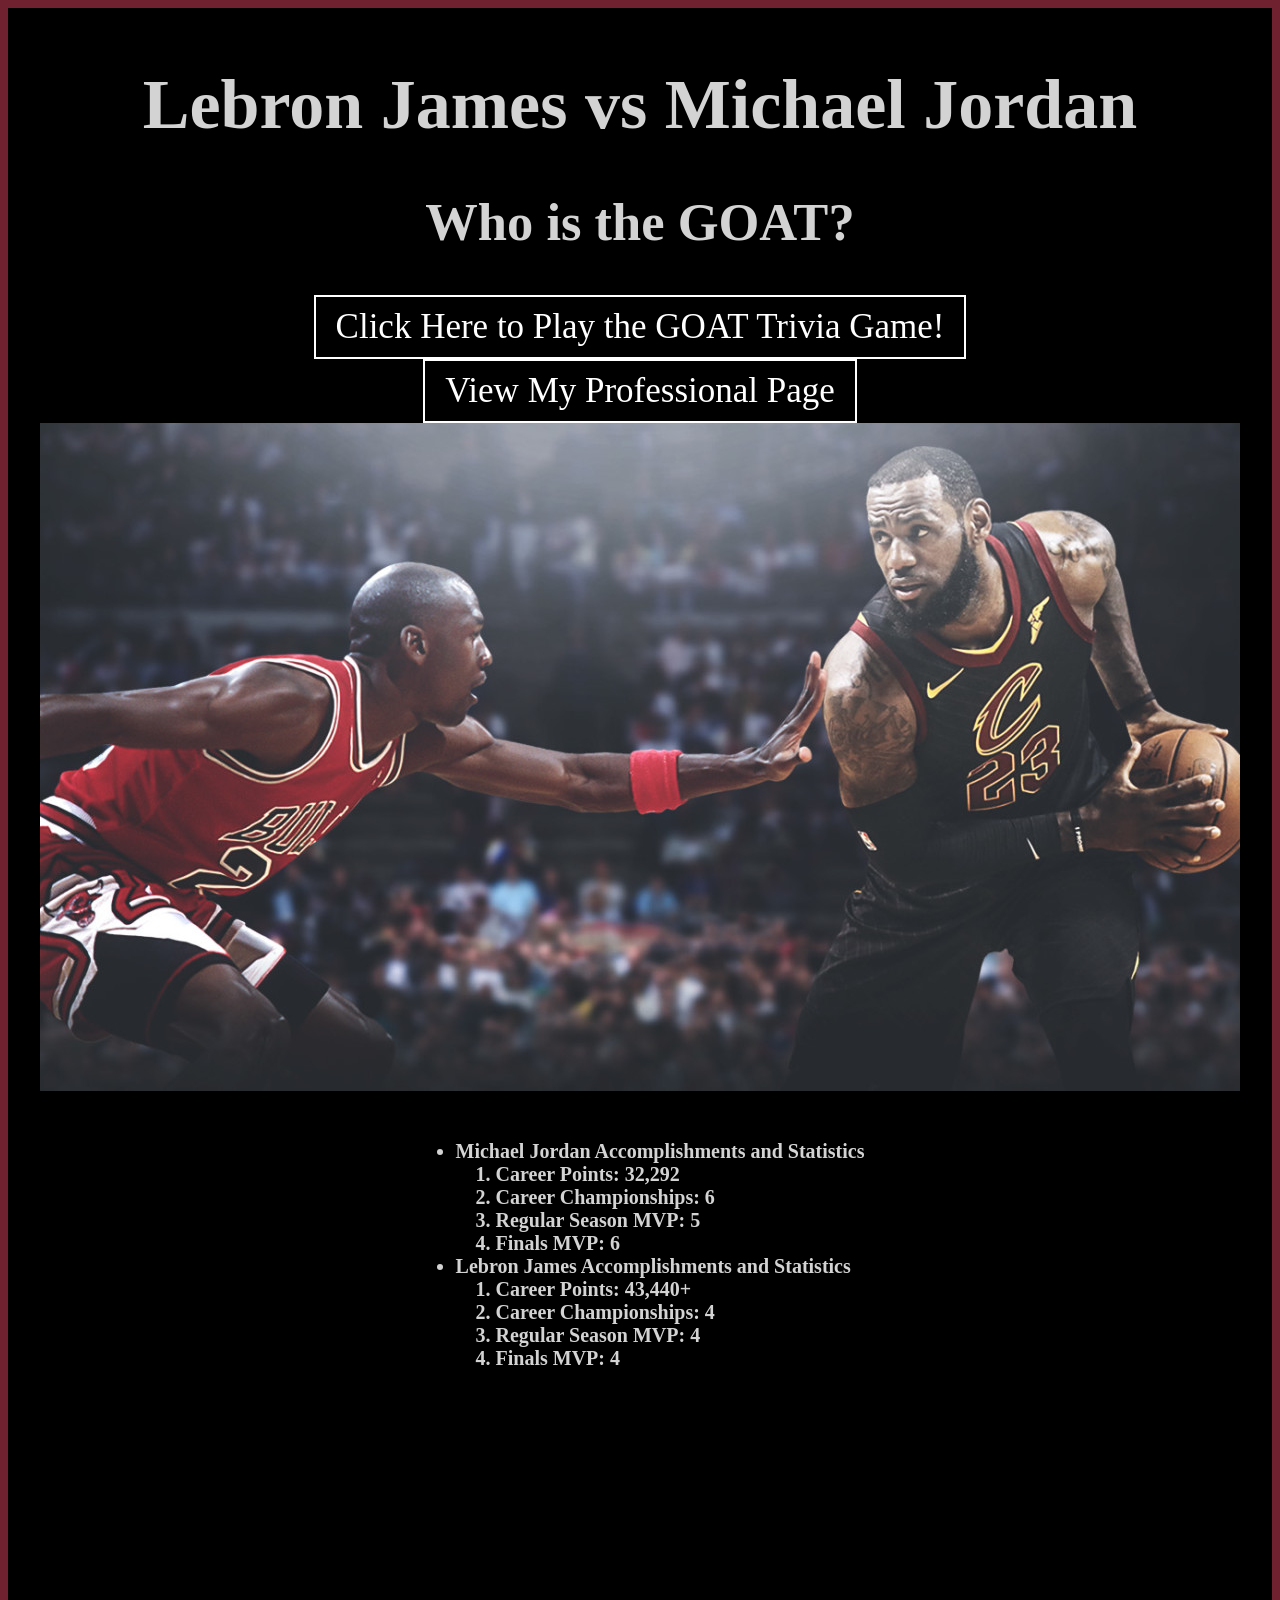
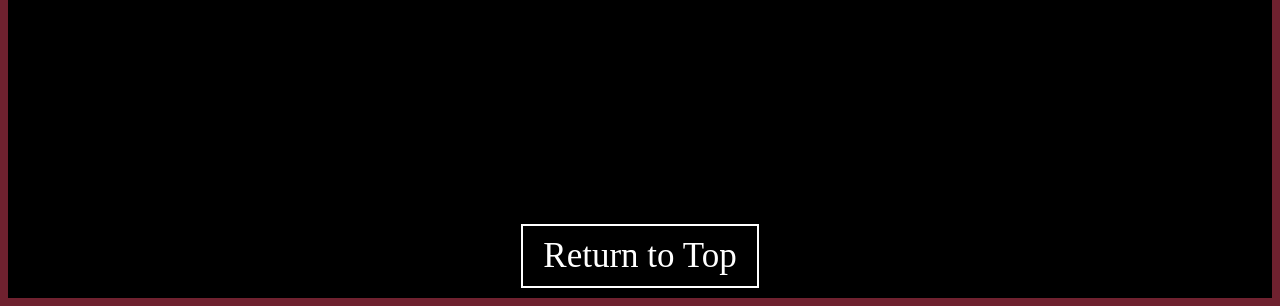
<file: fromscratch.html>
<!DOCTYPE html>
<html lang="en">
<head>
    <meta charset="UTF-8">
    <meta name="viewport" content="width=device-width, initial-scale=1.0">
    <title>The GOAT</title>
    <link href="css/mystyles.css" rel="stylesheet" />
</head>
<body>
    <div class="first">
        <h1 id="Top">Lebron James vs Michael Jordan</h1>
    
    
    <h2>Who is the GOAT?</h2>

    <div class="footer-container">
        <a href="jordan_vs_lebron_goat_trivia.html" class="anchor">Click Here to Play the GOAT Trivia Game!</a>
    <br>
    <a href="index.html" class="anchor game-btn">View My Professional Page</a>
</div>
    <div class="image">
        <img src="assets/img/mj_vs_bronjpg.jpg" alt="Jordan vs LeBron" class="center-img">
    </div>

    <div class="second">
        <ul>
            <li>Michael Jordan Accomplishments and Statistics
                <ol>
                    <li>Career Points: 32,292</li>
                    <li>Career Championships: 6</li>
                    <li>Regular Season MVP: 5</li>
                    <li>Finals MVP: 6</li>
                </ol>
            </li>
            <li>Lebron James Accomplishments and Statistics
                <ol>
                    <li>Career Points: 43,440+</li>
                    <li>Career Championships: 4</li>
                    <li>Regular Season MVP: 4</li>
                    <li>Finals MVP: 4</li>
                </ol>
            </li>
        </ul>
    </div>
<br><br>
    <div class="video">
        <iframe width="560" height="315" 
            src="https://www.youtube.com/embed/H_G2gKU7P58" 
            title="YouTube video player" 
            frameborder="0" 
            allow="accelerometer; autoplay; clipboard-write; encrypted-media; gyroscope; picture-in-picture" 
            allowfullscreen>
        </iframe>
    </div>
<div class='tableau' id='viz1776127604690' style='position: relative'><noscript><a href='#'><img alt='Dashboard 3 ' src='https:&#47;&#47;public.tableau.com&#47;static&#47;images&#47;WQ&#47;WQ7ZRCHTR&#47;1_rss.png' style='border: none' /></a></noscript><object class='tableauViz'  style='display:none;'><param name='host_url' value='https%3A%2F%2Fpublic.tableau.com%2F' /> <param name='embed_code_version' value='3' /> <param name='path' value='shared&#47;WQ7ZRCHTR' /> <param name='toolbar' value='yes' /><param name='static_image' value='https:&#47;&#47;public.tableau.com&#47;static&#47;images&#47;WQ&#47;WQ7ZRCHTR&#47;1.png' /> <param name='animate_transition' value='yes' /><param name='display_static_image' value='yes' /><param name='display_spinner' value='yes' /><param name='display_overlay' value='yes' /><param name='display_count' value='yes' /><param name='language' value='en-US' /></object></div>                <script type='text/javascript'>                    var divElement = document.getElementById('viz1776127604690');                    var vizElement = divElement.getElementsByTagName('object')[0];                    vizElement.style.width='820px';vizElement.style.height='1687px';                    var scriptElement = document.createElement('script');                    scriptElement.src = 'https://public.tableau.com/javascripts/api/viz_v1.js';                    vizElement.parentNode.insertBefore(scriptElement, vizElement);                </script>

    <div class="footer-container">
        <a href="#Top" class="anchor">Return to Top</a>
    </div>

</body>
</html>
</file>
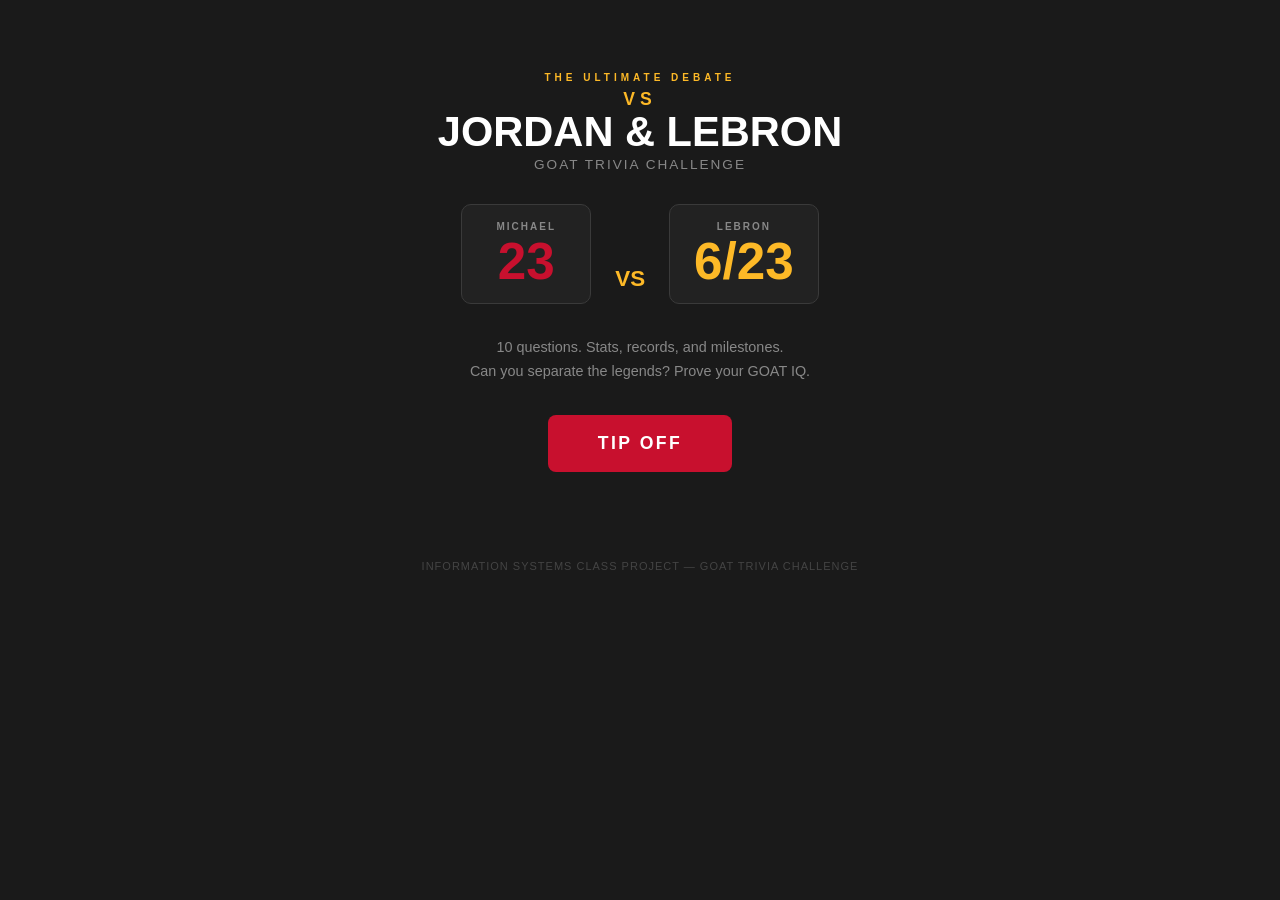
<file: jordan_vs_lebron_goat_trivia.html>
<!DOCTYPE html>
<html lang="en">
<head>
  <meta charset="UTF-8" />
  <meta name="viewport" content="width=device-width, initial-scale=1.0" />
  <title>Jordan vs LeBron: GOAT Trivia Challenge</title>
  <style>
    * { box-sizing: border-box; margin: 0; padding: 0; }

    :root {
      --red: #C8102E;
      --gold: #FDB927;
      --dark: #1a1a1a;
      --darker: #111111;
      --gray: #2a2a2a;
      --light: #f0f0f0;
    }

    body {
      background: var(--dark);
      font-family: 'Helvetica Neue', Helvetica, Arial, sans-serif;
      color: var(--light);
      min-height: 100vh;
      display: flex;
      flex-direction: column;
      align-items: center;
    }

    /* ── WRAPPER ── */
    .wrapper {
      width: 100%;
      max-width: 680px;
      padding: 2rem 1.25rem 4rem;
    }

    /* ── SCOREBOARD ── */
    .scoreboard {
      background: var(--darker);
      border: 2px solid var(--gold);
      border-radius: 10px;
      padding: 1rem 1.5rem;
      display: flex;
      justify-content: space-between;
      align-items: center;
      margin-bottom: 1.5rem;
      position: relative;
    }
    .scoreboard::before {
      content: '';
      position: absolute;
      inset: 4px;
      border: 1px solid rgba(253, 185, 39, 0.2);
      border-radius: 7px;
      pointer-events: none;
    }
    .score-block { text-align: center; }
    .score-label {
      font-size: 10px;
      letter-spacing: 2.5px;
      color: var(--gold);
      text-transform: uppercase;
      font-weight: 700;
      margin-bottom: 2px;
    }
    .score-val {
      font-size: 2.4rem;
      font-weight: 700;
      line-height: 1;
      font-variant-numeric: tabular-nums;
    }
    .score-val.red  { color: var(--red); }
    .score-val.gold { color: var(--gold); }
    .divider {
      width: 2px;
      height: 60px;
      background: linear-gradient(to bottom, transparent, var(--gold), transparent);
    }
    .game-title {
      font-size: 11px;
      color: var(--gold);
      letter-spacing: 2px;
      text-align: center;
      text-transform: uppercase;
      opacity: 0.75;
    }

    /* ── PROGRESS BAR ── */
    .progress-wrap {
      background: #222;
      border-radius: 20px;
      height: 10px;
      margin-bottom: 1.5rem;
      overflow: hidden;
      border: 1px solid #333;
    }
    .progress-bar {
      height: 100%;
      background: linear-gradient(to right, var(--red), var(--gold));
      border-radius: 20px;
      transition: width 0.5s ease;
      width: 0%;
    }

    /* ── QUESTION CARD ── */
    .q-card {
      background: var(--gray);
      border-radius: 12px;
      padding: 1.75rem;
      border: 1px solid #3a3a3a;
      position: relative;
      overflow: hidden;
      animation: fadeIn 0.4s ease;
    }
    .q-card::after {
      content: '';
      position: absolute;
      top: 0; left: 0; right: 0;
      height: 3px;
      background: linear-gradient(to right, var(--red), var(--gold));
    }
    @keyframes fadeIn {
      from { opacity: 0; transform: translateY(12px); }
      to   { opacity: 1; transform: translateY(0); }
    }
    .q-meta {
      font-size: 10px;
      letter-spacing: 2.5px;
      color: var(--gold);
      text-transform: uppercase;
      font-weight: 700;
      margin-bottom: 0.75rem;
    }
    .q-text {
      font-size: 1.15rem;
      font-weight: 500;
      line-height: 1.55;
      color: #fff;
      margin-bottom: 1.5rem;
    }

    /* ── CHOICES ── */
    .choices { display: grid; gap: 0.75rem; }

    .choice-btn {
      background: #1e1e1e;
      border: 1.5px solid #444;
      border-radius: 8px;
      padding: 0.85rem 1.1rem;
      text-align: left;
      color: var(--light);
      font-size: 0.95rem;
      cursor: pointer;
      transition: background 0.2s, border-color 0.2s, color 0.2s, transform 0.15s;
      line-height: 1.4;
      display: flex;
      align-items: center;
      gap: 0.75rem;
      width: 100%;
      font-family: inherit;
    }
    .choice-btn:hover:not(:disabled) {
      background: #2e2e2e;
      border-color: var(--gold);
      color: var(--gold);
      transform: translateX(5px);
    }
    .choice-btn.correct {
      background: rgba(40, 167, 69, 0.2);
      border-color: #28a745;
      color: #5dd879;
    }
    .choice-btn.wrong {
      background: rgba(200, 16, 46, 0.2);
      border-color: var(--red);
      color: #ff6b80;
    }
    .choice-btn:disabled { cursor: default; transform: none !important; }

    .choice-key {
      width: 26px;
      height: 26px;
      border-radius: 50%;
      border: 1.5px solid #555;
      display: flex;
      align-items: center;
      justify-content: center;
      font-size: 11px;
      font-weight: 700;
      flex-shrink: 0;
      color: #888;
      transition: border-color 0.2s, color 0.2s;
    }
    .choice-btn:hover:not(:disabled) .choice-key { border-color: var(--gold); color: var(--gold); }
    .choice-btn.correct .choice-key { border-color: #28a745; color: #28a745; }
    .choice-btn.wrong   .choice-key { border-color: var(--red);   color: var(--red); }

    /* ── FEEDBACK ── */
    .feedback {
      margin-top: 1rem;
      padding: 0.85rem 1rem;
      border-radius: 8px;
      font-size: 0.9rem;
      line-height: 1.55;
      display: none;
    }
    .feedback.show { display: block; }
    .feedback.correct-fb {
      background: rgba(40, 167, 69, 0.15);
      border: 1px solid rgba(40, 167, 69, 0.4);
      color: #a8f0b8;
    }
    .feedback.wrong-fb {
      background: rgba(200, 16, 46, 0.15);
      border: 1px solid rgba(200, 16, 46, 0.4);
      color: #ffaab5;
    }

    /* ── NEXT BUTTON ── */
    .next-btn {
      display: none;
      margin: 1.5rem auto 0;
      background: var(--red);
      color: #fff;
      border: 2px solid transparent;
      padding: 0.85rem 2.5rem;
      border-radius: 8px;
      font-size: 1rem;
      font-weight: 700;
      cursor: pointer;
      letter-spacing: 1.5px;
      text-transform: uppercase;
      transition: background 0.2s, border-color 0.2s, color 0.2s, transform 0.15s;
      font-family: inherit;
    }
    .next-btn:hover {
      background: transparent;
      border-color: var(--red);
      color: var(--red);
    }

    /* ── INTRO SCREEN ── */
    .intro-screen { text-align: center; padding: 2.5rem 0; }
    .eyebrow {
      font-size: 10px;
      letter-spacing: 4px;
      color: var(--gold);
      text-transform: uppercase;
      font-weight: 700;
      margin-bottom: 0.5rem;
    }
    .logo {
      font-size: 2.6rem;
      font-weight: 700;
      line-height: 1;
      margin-bottom: 0.25rem;
      color: #fff;
    }
    .logo .vs {
      color: var(--gold);
      font-size: 1.1rem;
      display: block;
      letter-spacing: 5px;
      margin-bottom: 0.15rem;
    }
    .intro-sub {
      color: #888;
      font-size: 0.85rem;
      letter-spacing: 2px;
      text-transform: uppercase;
      margin-bottom: 2rem;
    }
    .silhouettes {
      display: flex;
      justify-content: center;
      align-items: flex-end;
      gap: 1.5rem;
      margin-bottom: 2rem;
    }
    .player-card {
      background: #222;
      border: 1px solid #3a3a3a;
      border-radius: 10px;
      padding: 1rem 1.5rem;
      min-width: 130px;
    }
    .player-name {
      font-size: 10px;
      letter-spacing: 2px;
      text-transform: uppercase;
      color: #888;
      margin-bottom: 0.25rem;
      font-weight: 700;
    }
    .player-num { font-size: 3.2rem; font-weight: 700; line-height: 1; }
    .player-num.red  { color: var(--red); }
    .player-num.gold { color: var(--gold); }
    .vs-badge {
      color: var(--gold);
      font-size: 1.4rem;
      font-weight: 700;
      padding-bottom: 0.75rem;
    }
    .intro-desc {
      color: #888;
      font-size: 0.9rem;
      margin-bottom: 2rem;
      max-width: 380px;
      margin-left: auto;
      margin-right: auto;
      line-height: 1.65;
    }
    .start-btn {
      background: var(--red);
      color: #fff;
      border: 2px solid transparent;
      padding: 1rem 3rem;
      border-radius: 8px;
      font-size: 1.1rem;
      font-weight: 700;
      cursor: pointer;
      letter-spacing: 2.5px;
      text-transform: uppercase;
      transition: background 0.2s, border-color 0.2s, color 0.2s, transform 0.15s;
      font-family: inherit;
    }
    .start-btn:hover {
      background: transparent;
      border-color: var(--red);
      color: var(--red);
      transform: scale(1.03);
    }

    /* ── END SCREEN ── */
    .end-screen {
      display: none;
      text-align: center;
      animation: fadeIn 0.5s ease;
      padding: 1rem 0;
    }
    .trophy { font-size: 5rem; margin-bottom: 1rem; display: block; }
    .final-score {
      font-size: 3.8rem;
      font-weight: 700;
      color: var(--gold);
      line-height: 1;
      margin-bottom: 0.25rem;
    }
    .final-label {
      font-size: 10px;
      color: #666;
      margin-bottom: 1.5rem;
      letter-spacing: 2.5px;
      text-transform: uppercase;
    }
    .verdict-badge {
      display: inline-block;
      background: var(--red);
      padding: 0.5rem 1.75rem;
      border-radius: 30px;
      font-size: 0.9rem;
      font-weight: 700;
      letter-spacing: 2.5px;
      text-transform: uppercase;
      margin-bottom: 1rem;
      border: 2px solid var(--gold);
      color: #fff;
    }
    .verdict-desc {
      color: #aaa;
      font-size: 0.95rem;
      max-width: 400px;
      margin: 0 auto 2rem;
      line-height: 1.65;
    }
    .restart-btn {
      background: transparent;
      border: 2px solid var(--gold);
      color: var(--gold);
      padding: 0.85rem 2.5rem;
      border-radius: 8px;
      font-size: 1rem;
      font-weight: 700;
      cursor: pointer;
      letter-spacing: 1.5px;
      text-transform: uppercase;
      transition: background 0.2s, color 0.2s, transform 0.15s;
      font-family: inherit;
    }
    .restart-btn:hover {
      background: var(--gold);
      color: var(--darker);
      transform: scale(1.03);
    }

    /* ── FOOTER ── */
    .footer {
      text-align: center;
      color: #444;
      font-size: 11px;
      letter-spacing: 1px;
      margin-top: 3rem;
      text-transform: uppercase;
    }

    /* ── RESPONSIVE ── */
    @media (max-width: 480px) {
      .logo          { font-size: 1.9rem; }
      .score-val     { font-size: 1.7rem; }
      .q-text        { font-size: 1rem; }
      .player-num    { font-size: 2.4rem; }
      .final-score   { font-size: 2.8rem; }
    }
  </style>
</head>
<body>

<div class="wrapper">

  <!-- ═══ SCOREBOARD (always visible during game) ═══ -->
  <div class="scoreboard" id="scoreboard" style="display:none">
    <div class="score-block">
      <div class="score-label">Score</div>
      <div class="score-val gold" id="score-display">0</div>
    </div>
    <div class="divider"></div>
    <div class="score-block">
      <div class="game-title">GOAT&nbsp;Trivia</div>
    </div>
    <div class="divider"></div>
    <div class="score-block">
      <div class="score-label">Question</div>
      <div class="score-val red" id="q-display">1/10</div>
    </div>
  </div>

  <!-- ═══ PROGRESS BAR ═══ -->
  <div class="progress-wrap" id="progress-wrap" style="display:none">
    <div class="progress-bar" id="progress-bar"></div>
  </div>

  <!-- ═══ INTRO SCREEN ═══ -->
  <div id="intro" class="intro-screen">
    <p class="eyebrow">The Ultimate Debate</p>
    <div class="logo">
      <span class="vs">VS</span>
      JORDAN &amp; LEBRON
    </div>
    <p class="intro-sub">GOAT Trivia Challenge</p>

    <div class="silhouettes">
      <div class="player-card">
        <div class="player-name">Michael</div>
        <div class="player-num red">23</div>
      </div>
      <div class="vs-badge">VS</div>
      <div class="player-card">
        <div class="player-name">LeBron</div>
        <div class="player-num gold">6/23</div>
      </div>
    </div>

    <p class="intro-desc">
      10 questions. Stats, records, and milestones.<br>
      Can you separate the legends? Prove your GOAT IQ.
    </p>

    <button class="start-btn" onclick="startGame()">Tip Off</button>
  </div>

  <!-- ═══ QUESTION CARD ═══ -->
  <div class="q-card" id="q-card" style="display:none">
    <div class="q-meta" id="q-meta">Question 1 of 10</div>
    <div class="q-text" id="q-text"></div>
    <div class="choices" id="choices"></div>
    <div class="feedback" id="feedback"></div>
  </div>

  <button class="next-btn" id="next-btn" onclick="nextQuestion()">Next Question &rarr;</button>

  <!-- ═══ END SCREEN ═══ -->
  <div class="end-screen" id="end-screen">
    <span class="trophy" id="trophy-icon">🏆</span>
    <div class="final-score" id="final-score">0/10</div>
    <div class="final-label">Final Score</div>
    <div class="verdict-badge" id="verdict-title"></div>
    <p class="verdict-desc" id="verdict-desc"></p>
    <button class="restart-btn" onclick="restartGame()">Play Again</button>
  </div>

  <p class="footer">Information Systems Class Project &mdash; GOAT Trivia Challenge</p>

</div><!-- /wrapper -->

<script>
  /* ── DATA ── */
  const questions = [
    {
      q: "How many NBA Championships did Michael Jordan win in his career?",
      choices: ["4", "5", "6", "7"],
      correct: 2,
      fact: "Jordan won 6 titles with the Bulls — all in two three-peats (1991–93 and 1996–98), never going to a Game 7 in a Finals."
    },
    {
      q: "What is LeBron James's all-time NBA regular-season scoring record (as of 2024)?",
      choices: ["35,367", "38,652", "40,121", "37,800"],
      correct: 2,
      fact: "LeBron surpassed Kareem Abdul-Jabbar's 38,387 in February 2023, and finished the 2023–24 season with over 40,000 career points."
    },
    {
      q: "How many regular-season MVP awards did Michael Jordan win during his career?",
      choices: ["3", "4", "5", "6"],
      correct: 2,
      fact: "Jordan earned 5 regular-season MVPs (1988, 1991, 1992, 1996, 1998) and 6 Finals MVPs — one for every championship he won."
    },
    {
      q: "With how many different franchises has LeBron James won an NBA title?",
      choices: ["1", "2", "3", "4"],
      correct: 2,
      fact: "LeBron won with the Miami Heat (2012, 2013), Cleveland Cavaliers (2016), and Los Angeles Lakers (2020) — three different teams."
    },
    {
      q: "What was Michael Jordan's career regular-season scoring average (PPG)?",
      choices: ["28.7", "30.1", "31.5", "29.4"],
      correct: 1,
      fact: "Jordan's 30.1 PPG is the highest in NBA history among players with at least 400 games played, making it the undisputed all-time record."
    },
    {
      q: "How many All-Star selections did LeBron James earn through the 2023–24 season?",
      choices: ["17", "19", "20", "21"],
      correct: 2,
      fact: "LeBron made 20 All-Star teams, surpassing Kareem Abdul-Jabbar's record of 19. His first selection came in 2005, just his second NBA season."
    },
    {
      q: "In which season did Michael Jordan average 37.1 PPG — his single-season career high?",
      choices: ["1985–86", "1986–87", "1987–88", "1988–89"],
      correct: 1,
      fact: "In 1986–87, Jordan scored 3,041 points in 82 games for a 37.1 average — the second-highest single-season scoring average in NBA history."
    },
    {
      q: "LeBron James led the 2016 Cleveland Cavaliers back from a 3–1 deficit against which team?",
      choices: ["Golden State Warriors", "San Antonio Spurs", "Oklahoma City Thunder", "Boston Celtics"],
      correct: 0,
      fact: "LeBron's Cavaliers overcame a historic 3–1 deficit against the 73-win Warriors, with LeBron delivering a legendary chase-down block in Game 7."
    },
    {
      q: "How many times did Michael Jordan win the NBA Defensive Player of the Year award?",
      choices: ["0", "1", "2", "3"],
      correct: 1,
      fact: "Jordan won Defensive Player of the Year in 1987–88 — the only season in NBA history a player led the league in scoring AND won that award."
    },
    {
      q: "In which season did LeBron James score 51 points on his 39th birthday, becoming the oldest player ever to do so?",
      choices: ["2022–23", "2023–24", "2024–25", "2021–22"],
      correct: 2,
      fact: "On December 30, 2024, LeBron dropped 51 points against the Golden State Warriors at age 40, shattering his own record for oldest player to score 50+."
    }
  ];

  const verdicts = [
    { min: 0,  max: 2,  icon: "🪑", title: "Benchwarmer",  desc: "You'd be cut in training camp. Hit the film room, study up on these two legends, and come back ready to ball." },
    { min: 3,  max: 4,  icon: "🏀", title: "Rookie",        desc: "You know the names, but not the numbers. Some promise here — keep learning the GOAT debate inside and out." },
    { min: 5,  max: 6,  icon: "⭐", title: "Starter",       desc: "Solid game. You've watched some tape and know your stats. A few more reps and you'll be in All-Star territory." },
    { min: 7,  max: 8,  icon: "🌟", title: "All-Star",      desc: "Impressive. You clearly follow basketball closely. You know both legends well and can hold your own in any debate." },
    { min: 9,  max: 9,  icon: "🏆", title: "Hall of Famer", desc: "Exceptional knowledge. You live and breathe basketball history. The GOAT debate has no secrets from you." },
    { min: 10, max: 10, icon: "🐐", title: "The GOAT",      desc: "Perfect score. You ARE the GOAT of GOAT trivia. Jordan and LeBron would both nod in respect." }
  ];

  /* ── STATE ── */
  let current  = 0;
  let score    = 0;
  let answered = false;
  const KEYS   = ['A', 'B', 'C', 'D'];

  /* ── HELPERS ── */
  function $(id) { return document.getElementById(id); }

  function showElement(id)  { $(id).style.display = 'block'; }
  function hideElement(id)  { $(id).style.display = 'none';  }

  /* ── GAME FLOW ── */
  function startGame() {
    hideElement('intro');
    showElement('scoreboard');
    showElement('progress-wrap');
    showElement('q-card');
    loadQuestion();
  }

  function loadQuestion() {
    answered = false;
    const q = questions[current];

    $('q-meta').textContent    = `Question ${current + 1} of ${questions.length}`;
    $('q-text').textContent    = q.q;
    $('q-display').textContent = `${current + 1}/10`;
    $('score-display').textContent = score;
    $('progress-bar').style.width  = `${(current / questions.length) * 100}%`;

    // Re-trigger fade-in animation
    const card = $('q-card');
    card.style.animation = 'none';
    void card.offsetWidth;
    card.style.animation = 'fadeIn 0.4s ease';

    // Clear feedback
    const fb = $('feedback');
    fb.className = 'feedback';
    fb.textContent = '';

    // Hide next button
    $('next-btn').style.display = 'none';

    // Build choice buttons
    const container = $('choices');
    container.innerHTML = '';
    q.choices.forEach((choice, i) => {
      const btn = document.createElement('button');
      btn.className = 'choice-btn';
      btn.innerHTML = `<span class="choice-key">${KEYS[i]}</span>${choice}`;
      btn.setAttribute('aria-label', `Option ${KEYS[i]}: ${choice}`);
      btn.onclick = () => answer(i, btn);
      container.appendChild(btn);
    });
  }

  function answer(idx, btn) {
    if (answered) return;
    answered = true;

    const q    = questions[current];
    const btns = document.querySelectorAll('.choice-btn');
    btns.forEach(b => (b.disabled = true));

    const fb = $('feedback');
    const nb = $('next-btn');

    if (idx === q.correct) {
      score++;
      btn.classList.add('correct');
      fb.className  = 'feedback correct-fb show';
      fb.textContent = '✓ Correct! ' + q.fact;
    } else {
      btn.classList.add('wrong');
      btns[q.correct].classList.add('correct');
      fb.className  = 'feedback wrong-fb show';
      fb.textContent = '✗ Not quite. ' + q.fact;
    }

    nb.style.display = 'block';
    nb.textContent   = current === questions.length - 1 ? 'See Results →' : 'Next Question →';
  }

  function nextQuestion() {
    current++;
    if (current >= questions.length) {
      showEnd();
      return;
    }
    loadQuestion();
  }

  function showEnd() {
    hideElement('q-card');
    $('next-btn').style.display = 'none';
    $('progress-bar').style.width = '100%';
    $('score-display').textContent = score;

    const end = $('end-screen');
    end.style.display = 'block';
    end.style.animation = 'none';
    void end.offsetWidth;
    end.style.animation = 'fadeIn 0.5s ease';

    $('final-score').textContent = `${score}/10`;

    const v = verdicts.find(v => score >= v.min && score <= v.max);
    $('trophy-icon').textContent  = v.icon;
    $('verdict-title').textContent = v.title;
    $('verdict-desc').textContent  = v.desc;
  }

  function restartGame() {
    current  = 0;
    score    = 0;
    answered = false;

    $('end-screen').style.display  = 'none';
    $('progress-bar').style.width  = '0%';

    showElement('q-card');
    loadQuestion();
  }
</script>
</body>
</html>
</file>
<file: css/mystyles.css>
body{
    background-color: #6F212F;
}

.first{
    text-align: center;
    font-size: 35px;
    background-color: black;
    color: lightgrey;
    font-family:Georgia, 'Times New Roman', Times, serif;
    padding-top: 10px;
    padding-bottom: 10px;


}

.second {
    display: flex;
    justify-content: center;
    text-align: left;
    margin-top: 20px;
    font-weight: bold;
    font-size: 20px;
}

.second ul {
    display: inline-block;   /* Makes the list only as wide as the longest line */
}

.image{
    text-align: center;
}

.video{
    text-align: center;
}

.footer-container {
    text-align: center;
    width: 100%;
    margin-top: 30px;
}

.anchor {
    border-style: solid;
    border-color: white;
    border-width: 2px;
    padding: 10px 20px;
    text-decoration: none;
    display: inline-block;
    color: white;
}

.anchor:hover {
    background-color: darkred;
    color: white;
}

.tableau{
    display: flex;
    flex-direction: column;
    align-items: center;
    justify-content: center;
    width: 100%;
    margin: 40px auto;
}

#viz1776127604690 {
    margin: 0 auto !important;
    max-width: 100%;
}
</file>
